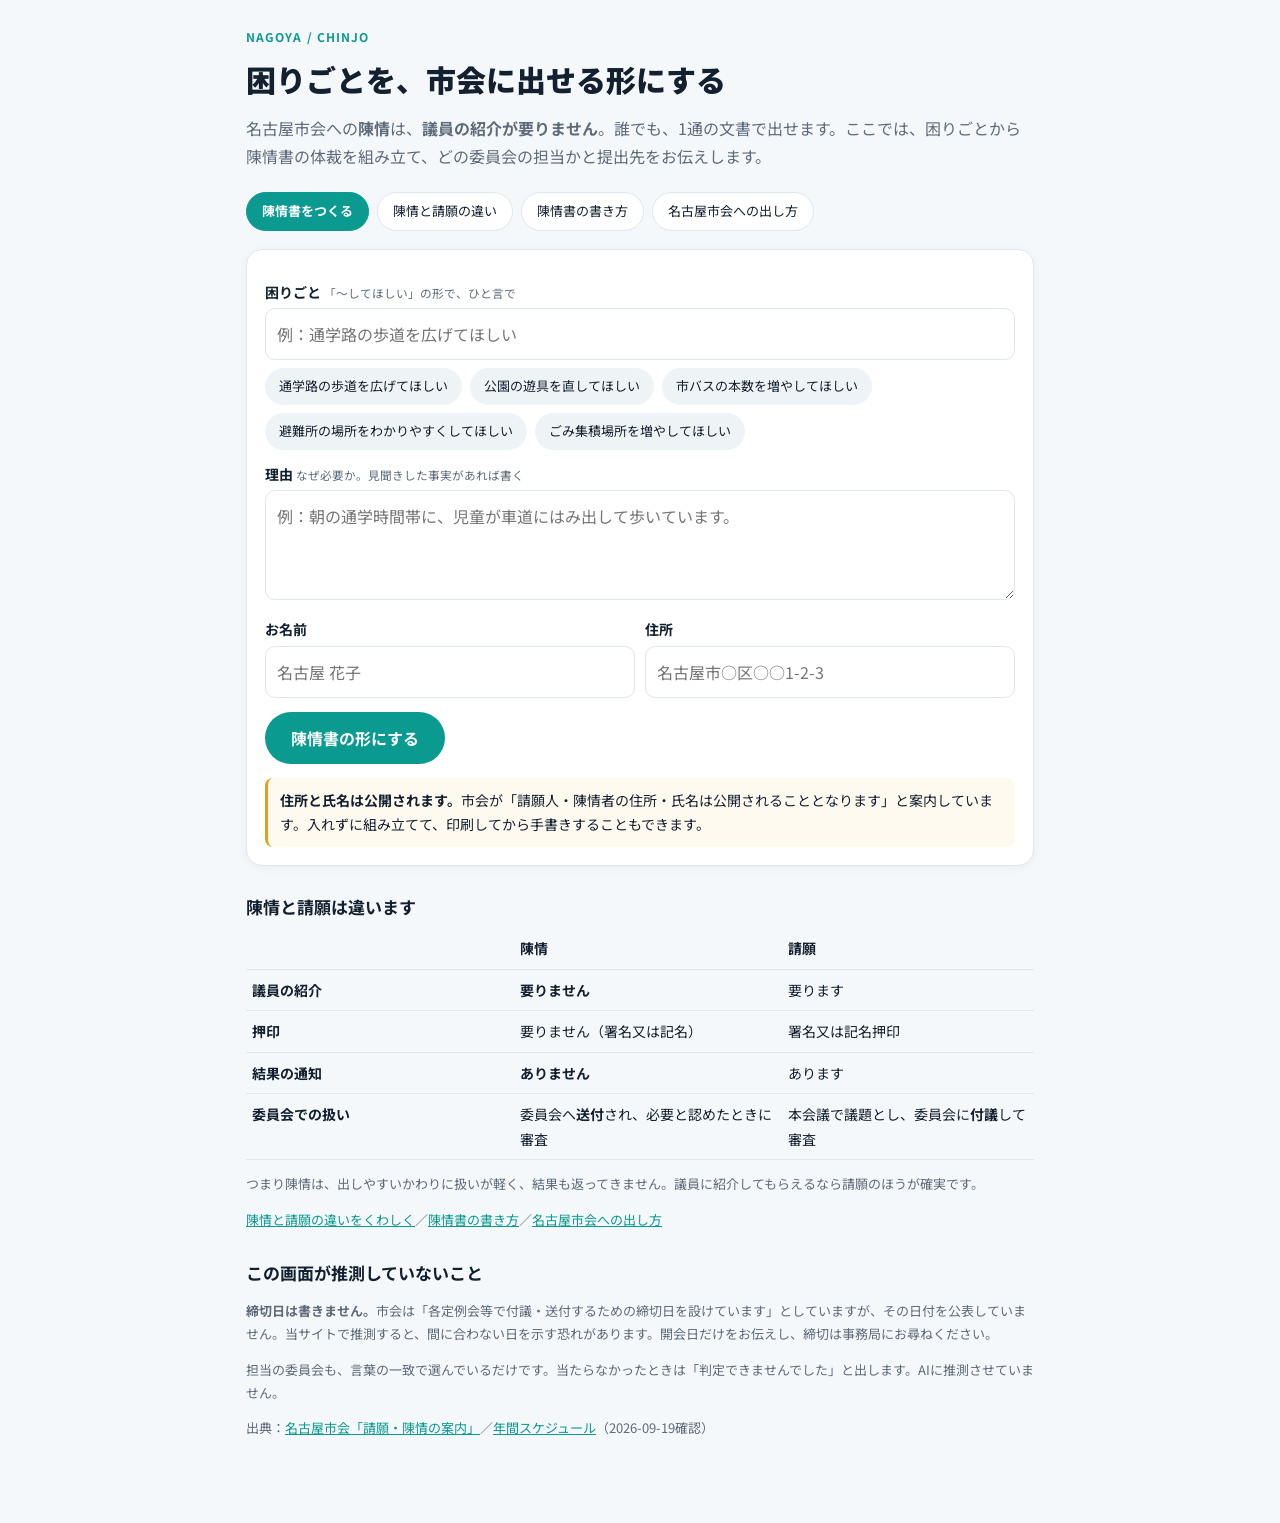
<file: app/templates/index.html>
<!doctype html>
<html lang="ja">
<head>
<meta charset="utf-8">
<meta name="viewport" content="width=device-width,initial-scale=1">
<title>陳情ナビ（名古屋市）— 困りごとを、出せる形にする</title>
<meta name="description" content="市に言いたいことを、名古屋市会に出せる陳情書の形にします。所管の委員会と提出先、次の定例会までわかります。">
<link rel="preconnect" href="https://fonts.googleapis.com">
<link href="https://fonts.googleapis.com/css2?family=Noto+Sans+JP:wght@400;700;900&display=swap" rel="stylesheet">
<link rel="stylesheet" href="style.css">
</head>
<body>
<div class="wrap">
<p class="kick">NAGOYA / CHINJO</p>
<h1>困りごとを、市会に出せる形にする</h1>
<p class="lead">名古屋市会への<b>陳情</b>は、<b>議員の紹介が要りません</b>。誰でも、1通の文書で出せます。ここでは、困りごとから陳情書の体裁を組み立て、どの委員会の担当かと提出先をお伝えします。</p>

<div class="nav noprint">
  <a href="./" aria-current="page">陳情書をつくる</a>
  <a href="chinjo-seigan/">陳情と請願の違い</a>
  <a href="kakikata/">陳情書の書き方</a>
  <a href="nagoya/">名古屋市会への出し方</a>
</div>

<div class="card noprint">
  <label>困りごと <small>「〜してほしい」の形で、ひと言で</small></label>
  <input id="topic" placeholder="例：通学路の歩道を広げてほしい">
  <div class="row" id="ex"></div>
  <label>理由 <small>なぜ必要か。見聞きした事実があれば書く</small></label>
  <textarea id="reason" placeholder="例：朝の通学時間帯に、児童が車道にはみ出して歩いています。"></textarea>
  <div class="kv">
    <div style="background:#fff;padding:0">
      <label style="margin-top:0">お名前</label><input id="name" placeholder="名古屋 花子">
    </div>
    <div style="background:#fff;padding:0">
      <label style="margin-top:0">住所</label><input id="address" placeholder="名古屋市○区○○1-2-3">
    </div>
  </div>
  <button id="go">陳情書の形にする</button>
  <p class="err" id="err"></p>
  <div class="warn"><b>住所と氏名は公開されます。</b>市会が「請願人・陳情者の住所・氏名は公開されることとなります」と案内しています。入れずに組み立てて、印刷してから手書きすることもできます。</div>
</div>

<div id="out" style="display:none">
  <h2>陳情書（このまま印刷して提出できます）</h2>
  <div class="doc" id="doc"></div>
  <div class="row noprint">
    <button class="g" onclick="window.print()">印刷する</button>
    <button class="g" id="copy">文面をコピー</button>
  </div>

  <h2>どこへ、いつ出すか</h2>
  <table>
    <tr><th>担当の委員会</th><td id="com">—</td></tr>
    <tr><th>提出先</th><td id="clerk">—</td></tr>
    <tr><th>次の定例会</th><td id="ses">—</td></tr>
    <tr><th>締切</th><td id="dl">—</td></tr>
  </table>
</div>

<h2>陳情と請願は違います</h2>
<table>
  <tr><th></th><th>陳情</th><th>請願</th></tr>
  <tr><th>議員の紹介</th><td><b>要りません</b></td><td>要ります</td></tr>
  <tr><th>押印</th><td>要りません（署名又は記名）</td><td>署名又は記名押印</td></tr>
  <tr><th>結果の通知</th><td><b>ありません</b></td><td>あります</td></tr>
  <tr><th>委員会での扱い</th><td>委員会へ<b>送付</b>され、必要と認めたときに審査</td><td>本会議で議題とし、委員会に<b>付議</b>して審査</td></tr>
</table>
<p class="note">つまり陳情は、出しやすいかわりに扱いが軽く、結果も返ってきません。議員に紹介してもらえるなら請願のほうが確実です。</p>
<p class="note"><a href="chinjo-seigan/">陳情と請願の違いをくわしく</a>／<a href="kakikata/">陳情書の書き方</a>／<a href="nagoya/">名古屋市会への出し方</a></p>

<h2>この画面が推測していないこと</h2>
<p class="note"><b>締切日は書きません。</b>市会は「各定例会等で付議・送付するための締切日を設けています」としていますが、その日付を公表していません。当サイトで推測すると、間に合わない日を示す恐れがあります。開会日だけをお伝えし、締切は事務局にお尋ねください。</p>
<p class="note">担当の委員会も、言葉の一致で選んでいるだけです。当たらなかったときは「判定できませんでした」と出します。AIに推測させていません。</p>
<p class="note">出典：<a href="https://www.city.nagoya.jp/shikai/bouchou/1031732.html" target="_blank" rel="noopener">名古屋市会「請願・陳情の案内」</a>／<a href="https://www.city.nagoya.jp/shikai/about/1030648/1030649.html" target="_blank" rel="noopener">年間スケジュール</a>（2026-09-19確認）</p>
</div>
<script>
const EX=["通学路の歩道を広げてほしい","公園の遊具を直してほしい","市バスの本数を増やしてほしい",
 "避難所の場所をわかりやすくしてほしい","ごみ集積場所を増やしてほしい"];
const $=s=>document.querySelector(s);
EX.forEach(t=>{const b=document.createElement('button');b.className='g';b.textContent=t;
 b.onclick=()=>{$('#topic').value=t;};$('#ex').appendChild(b);});
$('#go').onclick=async()=>{
  const body={topic:$('#topic').value,reason:$('#reason').value,
              name:$('#name').value,address:$('#address').value};
  if(!body.topic.trim()){$('#err').textContent='困りごとを書いてください';return;}
  $('#go').disabled=true;$('#err').textContent='';
  try{
    const r=await fetch('api/build',{method:'POST',headers:{'Content-Type':'application/json'},
      body:JSON.stringify(body)});
    const d=await r.json();
    if(!r.ok){$('#err').textContent=d.error||'失敗しました';return;}
    $('#doc').textContent=d.document.text;
    $('#com').innerHTML = d.committee
      ? `<b>${d.committee.name}</b><br><span class="note">${d.committee.what}<br>（「${d.committee.words.join('」「')}」から判定）</span>`
      : '<b>判定できませんでした</b><br><span class="note">言葉が委員会の所管と一致しませんでした。事務局にお尋ねください。</span>';
    $('#clerk').innerHTML=`${d.clerk.name}<br><a href="tel:${d.clerk.tel}">${d.clerk.tel}</a>`;
    $('#ses').innerHTML=d.session
      ? `${d.session.name}<br><span class="note">${d.session.open} 開会（あと${d.session.days_until}日）</span>`
      : '<span class="note">次の会期が一覧にありません</span>';
    $('#dl').innerHTML='<span class="note">公表されていません。'
      +`<a href="tel:${d.clerk.tel}">${d.clerk.tel}</a> でご確認ください。</span>`;
    $('#out').style.display='';
    $('#out').scrollIntoView({behavior:'smooth',block:'start'});
  }catch(e){$('#err').textContent='通信に失敗しました';}
  finally{$('#go').disabled=false;}
};
$('#copy').onclick=()=>navigator.clipboard.writeText($('#doc').textContent);
</script>
</body>
</html>
</file>
<file: app/templates/style.css>
:root{--ink:#12202f;--teal:#0a9a8f;--line:#dfe7ec;--mut:#5d6b7a;--bg:#f5f8fa}
*{box-sizing:border-box;min-width:0}
body{margin:0;background:var(--bg);color:var(--ink);font-family:"Noto Sans JP",system-ui,sans-serif;line-height:1.75}
.wrap{max-width:820px;margin:0 auto;padding:26px 16px 70px;overflow-wrap:anywhere}
h1{font-size:clamp(21px,4.6vw,30px);margin:.2em 0 .1em;font-weight:900}
.kick{color:var(--teal);font-weight:700;letter-spacing:.09em;font-size:12px;margin:0}
.lead{color:var(--mut);margin:.5em 0 1.4em}
.card{background:#fff;border:1px solid var(--line);border-radius:16px;padding:18px;box-shadow:0 2px 10px rgba(18,32,47,.05);margin:0 0 16px}
label{display:block;font-weight:700;font-size:14px;margin:12px 0 4px}
label small{font-weight:400;color:var(--mut)}
input,textarea{width:100%;border:1px solid var(--line);border-radius:10px;padding:11px;font:inherit}
textarea{min-height:110px;resize:vertical}
button{font:inherit;font-weight:700;border:0;border-radius:999px;padding:12px 26px;background:var(--teal);color:#fff;cursor:pointer;margin-top:14px}
button.g{background:#eef4f6;color:var(--ink);font-weight:400;padding:7px 14px;font-size:13px;margin:0}
button:disabled{opacity:.5;cursor:default}
.row{display:flex;gap:8px;flex-wrap:wrap;margin:8px 0 0}
h2{font-size:17px;margin:26px 0 .4em}
.note{color:var(--mut);font-size:13px}
.doc{white-space:pre-wrap;font-family:"Noto Sans JP",serif;background:#fff;border:1px solid var(--line);border-radius:12px;padding:22px;line-height:2.1;font-size:15px}
.kv{display:grid;grid-template-columns:minmax(0,1fr) minmax(0,1fr);gap:10px;margin:10px 0 0}
@media(max-width:560px){.kv{grid-template-columns:1fr}}
.kv div{background:#f2fbfa;border-radius:10px;padding:10px 12px}
.kv b{display:block;font-size:19px}
.kv span{font-size:12px;color:var(--mut)}
.warn{border-left:3px solid #e0a020;background:#fffaf0;padding:10px 12px;border-radius:8px;font-size:14px;margin:12px 0 0}
table{width:100%;border-collapse:collapse;font-size:14px}
td,th{border-bottom:1px solid var(--line);padding:8px 6px;text-align:left;vertical-align:top}
th{white-space:nowrap;width:34%}
.err{color:#b4232a;font-size:14px}
@media print{.noprint{display:none}body{background:#fff}.doc{border:0;padding:0}}

/* ここから下は、検索から直接来る解説ページ（陳情と請願の違い／書き方／名古屋市会）で使う部品。
   入口の1枚だけでは検索に拾われなかったので、語ごとにページを持たせている。 */
a{color:var(--teal)}
.crumb{font-size:12px;color:var(--mut);margin:0 0 6px}
.crumb a{color:var(--mut)}
.nav{display:flex;gap:8px;flex-wrap:wrap;margin:0 0 18px}
.nav a{display:inline-block;background:#fff;border:1px solid var(--line);border-radius:999px;
       padding:7px 15px;font-size:13px;text-decoration:none;color:var(--ink)}
.nav a[aria-current]{background:var(--teal);color:#fff;border-color:var(--teal);font-weight:700}
.step{counter-reset:s;list-style:none;padding:0;margin:0}
.step>li{position:relative;background:#fff;border:1px solid var(--line);border-radius:14px;
         padding:16px 18px 16px 58px;margin:0 0 12px}
.step>li::before{counter-increment:s;content:counter(s);position:absolute;left:16px;top:16px;
  width:28px;height:28px;border-radius:50%;background:var(--teal);color:#fff;font-weight:900;
  display:grid;place-items:center;font-size:14px}
.step h3{margin:0 0 .3em;font-size:16px}
.step p{margin:0;font-size:14px;color:var(--mut)}
.cmp{display:grid;grid-template-columns:minmax(0,1fr) minmax(0,1fr);gap:12px;margin:12px 0 0}
@media(max-width:560px){.cmp{grid-template-columns:1fr}}
.cmp>div{background:#fff;border:1px solid var(--line);border-radius:14px;padding:16px}
.cmp>div.on{border-color:var(--teal);box-shadow:0 2px 14px rgba(10,154,143,.12)}
.cmp h3{margin:0 0 .2em;font-size:17px}
.cmp .tag{display:inline-block;font-size:11px;font-weight:700;letter-spacing:.06em;
  background:#e8f6f5;color:#07726a;border-radius:999px;padding:3px 10px;margin:0 0 8px}
.cmp ul{margin:.4em 0 0;padding-left:1.2em;font-size:14px;color:var(--mut)}
.scroll{overflow-x:auto;-webkit-overflow-scrolling:touch}
.cta{display:inline-block;background:var(--teal);color:#fff;text-decoration:none;font-weight:700;
     border-radius:999px;padding:12px 26px;margin:6px 0 0}
.foot{margin:34px 0 0;padding:16px 0 0;border-top:1px solid var(--line);font-size:13px;color:var(--mut)}
</file>
